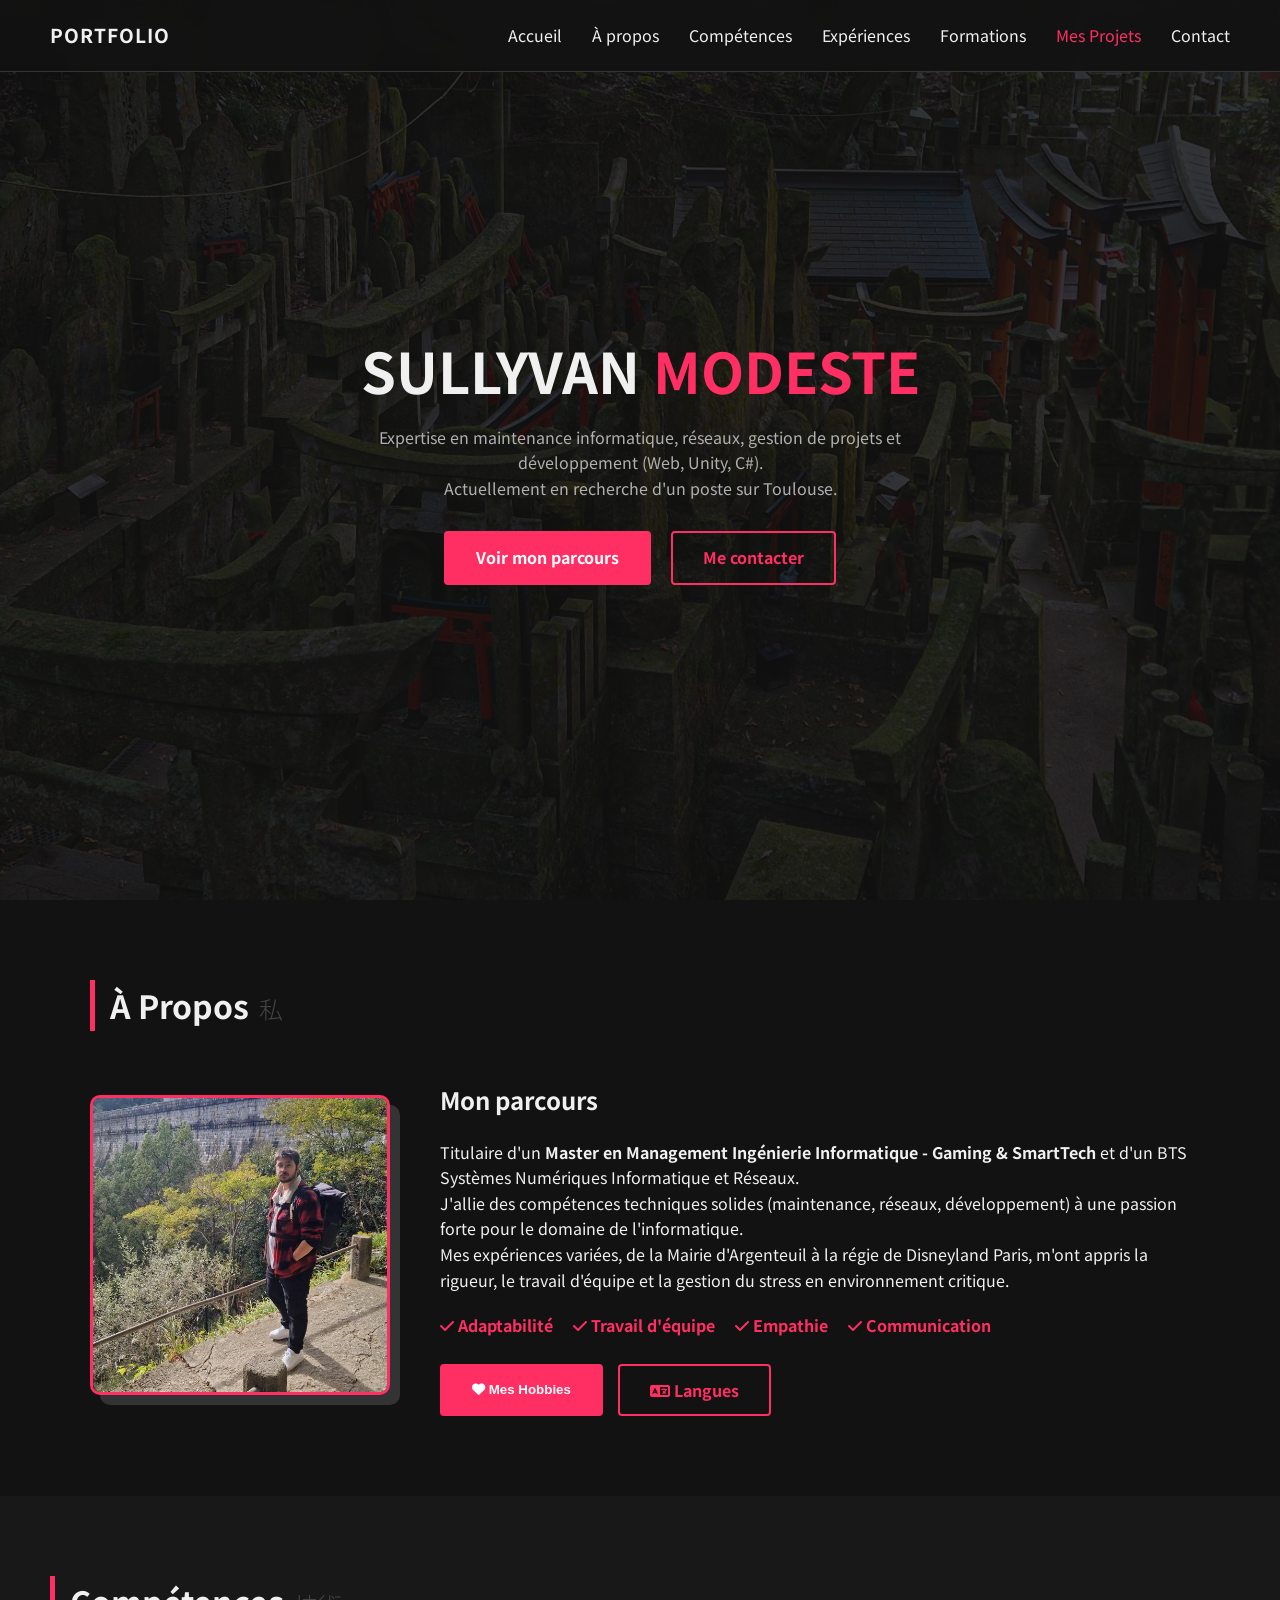
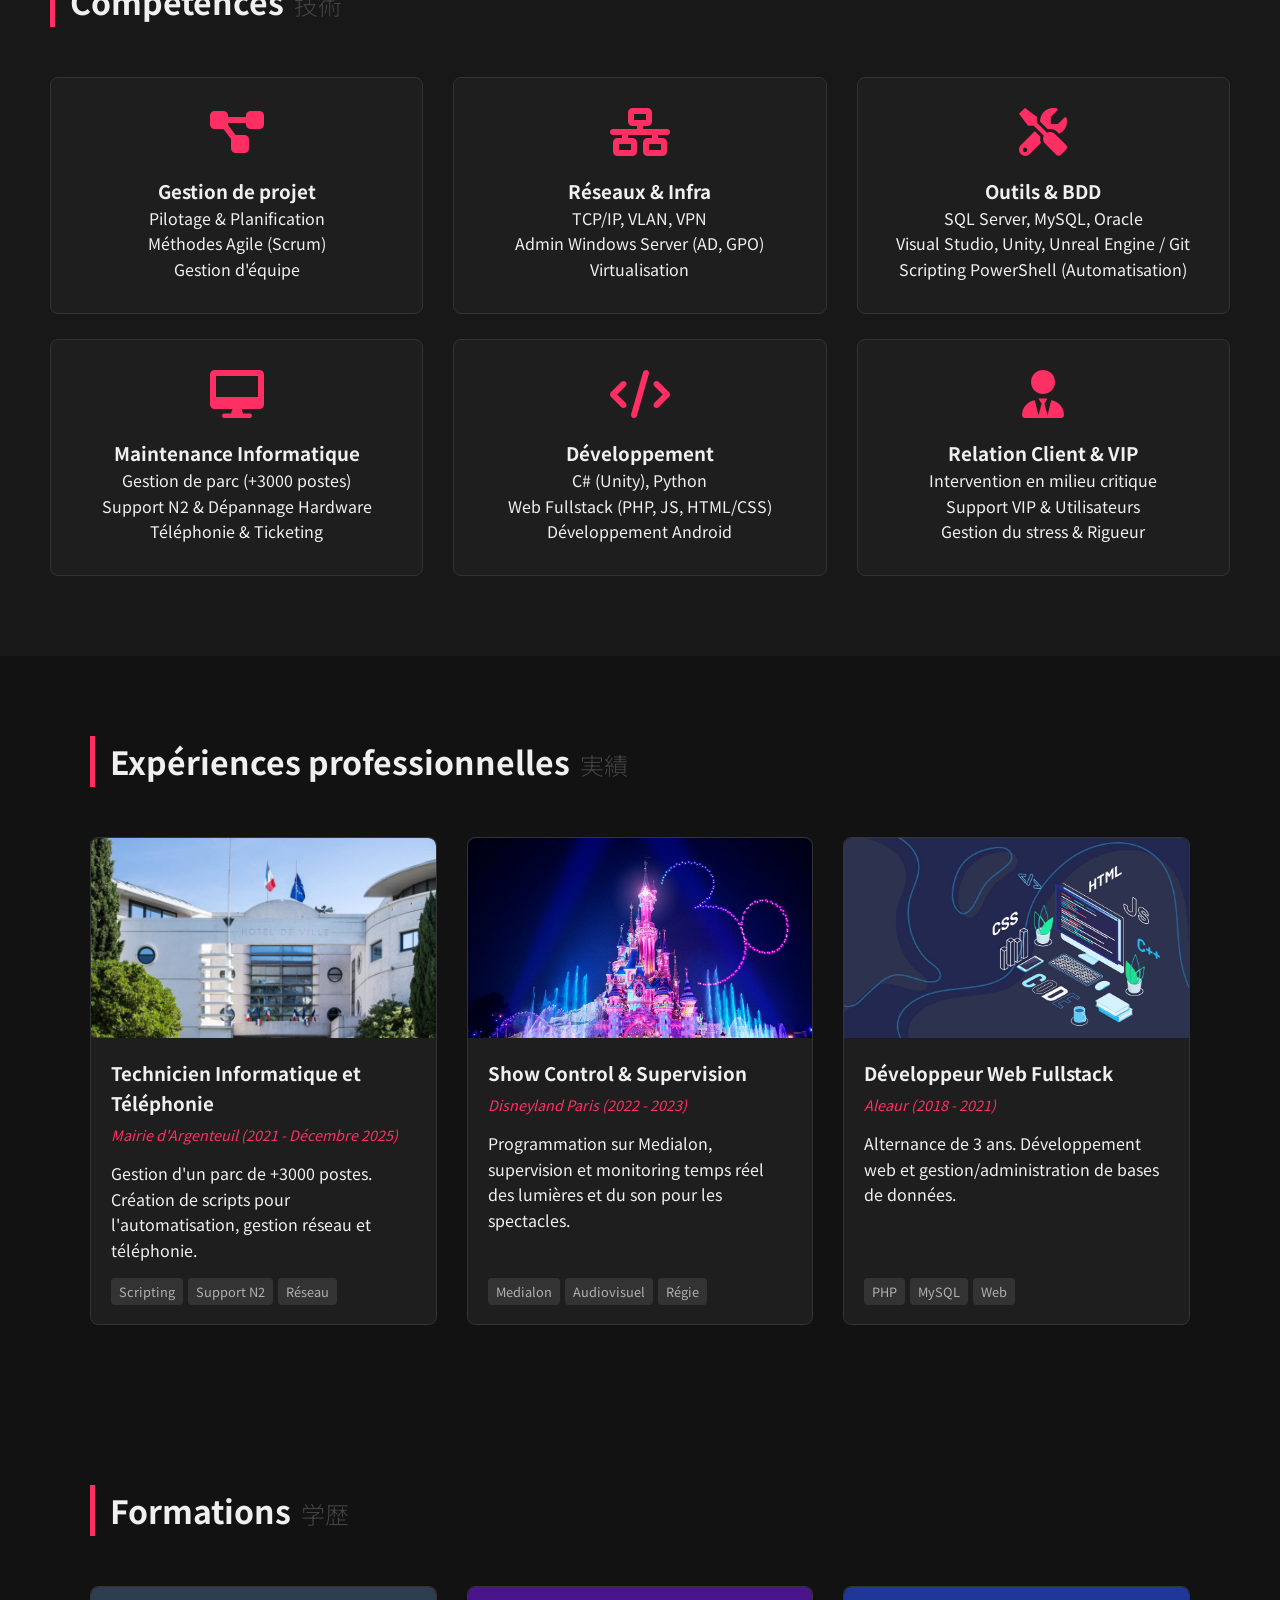
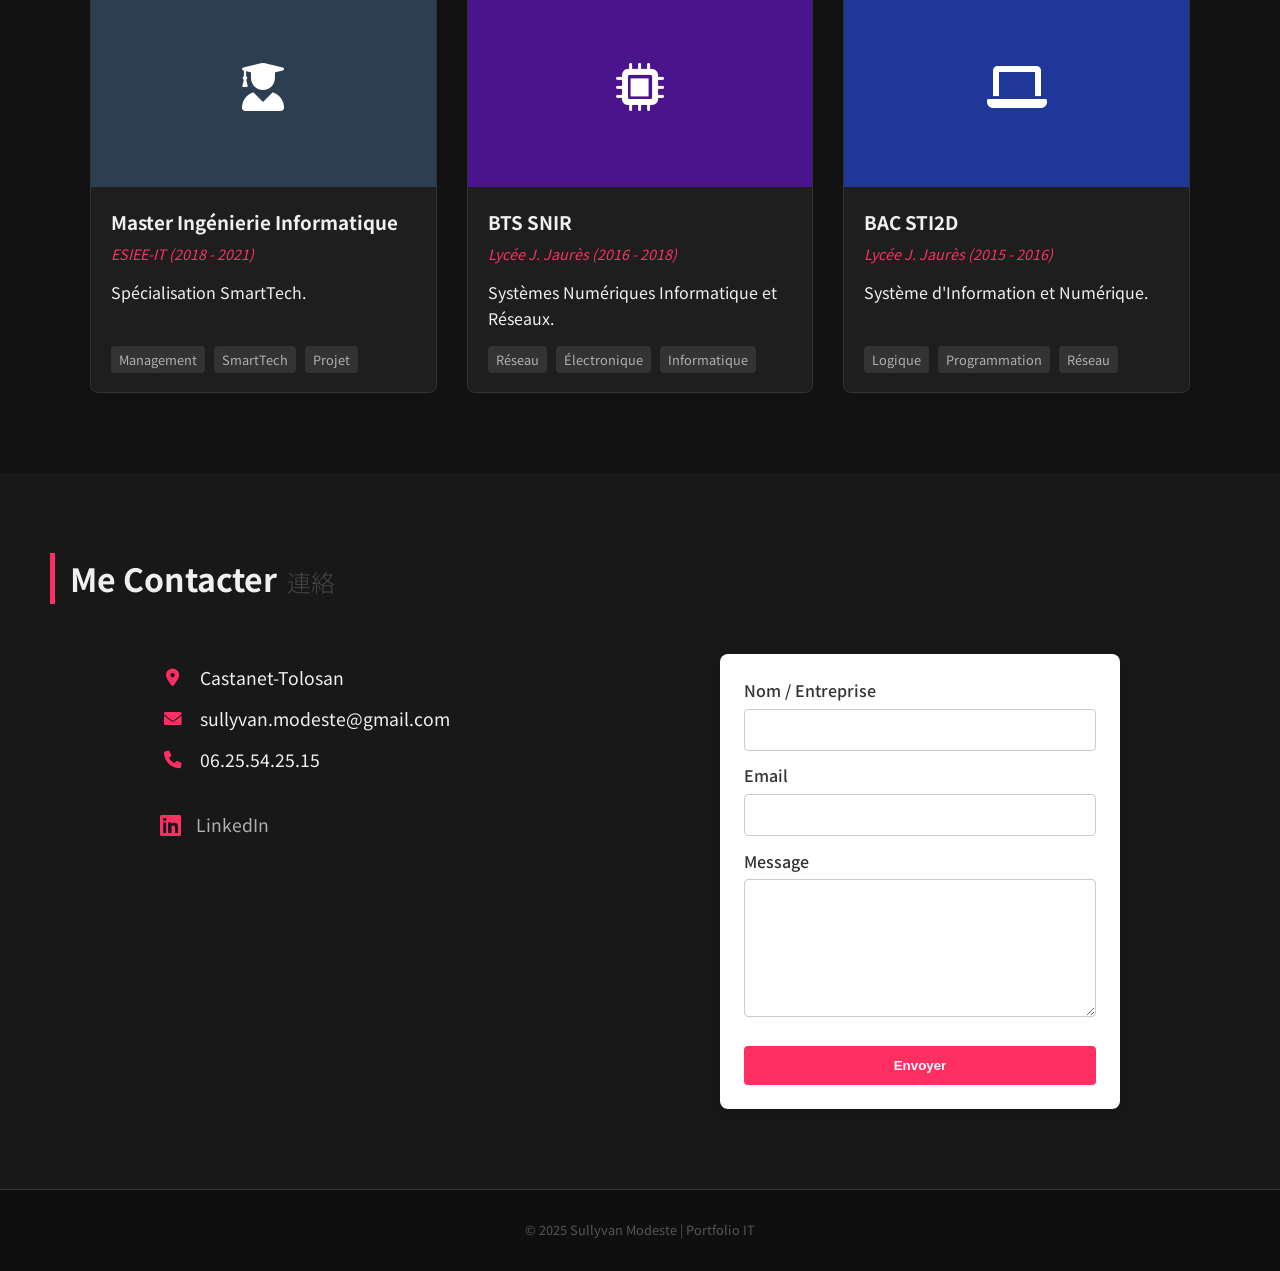
<file: index.html>
<!DOCTYPE html>
<html lang="fr">
<head>
    <meta charset="UTF-8">
    <meta name="viewport" content="width=device-width, initial-scale=1.0">
    
    <title>Portfolio - Sullyvan Modeste</title>

    <link rel="stylesheet" href="css/style.css?v=1"> 
    <link href="https://fonts.googleapis.com/css2?family=Noto+Sans+JP:wght@300;500;700&display=swap" rel="stylesheet">
    <link rel="stylesheet" href="https://cdnjs.cloudflare.com/ajax/libs/font-awesome/6.0.0/css/all.min.css">
    
    <meta name="description" content="Portfolio de Sullyvan Modeste : Master en Ingénierie Informatique, expertise en maintenance informatique, réseaux, gestion de projets et développement C#/Web. Actuellement en recherche de poste à Toulouse.">

    <meta property="og:title" content="Portfolio - Sullyvan Modeste">
    <meta property="og:description" content="Découvrez mon expertise en maintenance informatique, réseaux, gestion de projets et développement C#/Web. En recherche de poste sur Toulouse.">
    <meta property="og:type" content="website">
    <meta property="og:image" content="assets/images/profil/miniature.jpg">
    <meta property="og:url" content="https://sullyvanm.github.io/portfolio/">
</head>
<body>

    <nav class="navbar">
        <div class="logo">PORTFOLIO</div>
        <ul class="nav-links">
            <li><a href="#home">Accueil</a></li>
            <li><a href="#about">À propos</a></li>
            <li><a href="#skills">Compétences</a></li>
            <li><a href="#projects">Expériences</a></li>
            <li><a href="#formation">Formations</a></li>
            <li><a href="projects.html" style="color: var(--accent);">Mes Projets</a></li>
            <li><a href="#contact">Contact</a></li>
        </ul>
        <div class="hamburger">
            <i class="fas fa-bars"></i>
        </div>
    </nav>

    <header id="home" class="hero">
        <div class="hero-content">
            <h1>SULLYVAN <span class="red-circle">MODESTE</span></h1>
            <p class="description">
                Expertise en maintenance informatique, réseaux, gestion de projets et développement (Web, Unity, C#).<br>
                Actuellement en recherche d'un poste sur Toulouse.
            </p>
            <div class="hero-btns">
                <a href="#skills" class="btn-main">Voir mon parcours</a>
                <a href="#contact" class="btn-secondary">Me contacter</a>
            </div>
        </div>
    </header>

    <section id="about" class="section">
        <h2 class="section-title">À Propos <span class="jp-title">私</span></h2>
        <div class="about-container">
            <div class="about-img">
                <img src="assets/images/profil/sully_japon.jpg" alt="Sullyvan Modeste">
            </div>
            <div class="about-text">
                <h3>Mon parcours</h3>
                <p>
                    Titulaire d'un <strong>Master en Management Ingénierie Informatique - Gaming & SmartTech</strong> et d'un BTS Systèmes Numériques Informatique et Réseaux.<br> 
                    J'allie des compétences techniques solides (maintenance, réseaux, développement) à une passion forte pour le domaine de l'informatique.
                </p>
                <p>
                    Mes expériences variées, de la Mairie d'Argenteuil à la régie de Disneyland Paris, m'ont appris la rigueur, le travail d'équipe et la gestion du stress en environnement critique.
                </p>
                <div class="soft-skills">
                    <span><i class="fas fa-check"></i> Adaptabilité</span>
                    <span><i class="fas fa-check"></i> Travail d'équipe</span>
                    <span><i class="fas fa-check"></i> Empathie</span>
                    <span><i class="fas fa-check"></i> Communication</span>
                </div>
                
                <div class="action-buttons" style="margin-top: 25px; display: flex; gap: 15px; flex-wrap: wrap;">
                    <button id="btn-show-hobbies" class="btn-main">
                        <i class="fas fa-heart"></i> Mes Hobbies
                    </button>
                    <button id="btn-show-languages" class="btn-secondary">
                        <i class="fas fa-language"></i> Langues
                    </button>
                </div>
            </div>
        </div>
    </section>

    <div id="hobbies-details" style="display: none;">
        <div class="hobbies-grid">
            <div class="hobby-item">
                <h4 style="color: var(--accent);"><i class="fas fa-camera"></i> Photographie</h4>
                <p>Principalement la photo de paysage et photo de rue. J'utilise Lightroom pour la post-production et l'édition.</p> 
            </div>
            <div class="hobby-item">
                <h4 style="color: var(--accent);"><i class="fas fa-dice"></i> Jeux de Société & Vidéo</h4>
                <p>Intérêt pour tout types de jeux (Moba, JdR, stratégie). Les jeux de société aussi bien simples que complexes (7 Wonders, TCG, Abyss).</p> 
            </div>
            <div class="hobby-item">
                <h4 style="color: var(--accent);"><i class="fas fa-heart-pulse"></i> Kendo</h4>
                <p>Art martial, escrime au sabre Japonais. Actuellement 3 ans de pratique.</p>
            </div>
        </div>
    </div>

    <div id="languages-details" style="display: none;">
        <div class="hobbies-grid">
            <div class="hobby-item">
                <h4 style="color: var(--accent);"><i class="fas fa-comment"></i> Français</h4>
                <p><strong>Langue maternelle</strong></p>
                <p>Maîtrise parfaite à l'écrit et à l'oral.</p> 
            </div>
            <div class="hobby-item">
                <h4 style="color: var(--accent);"><i class="fas fa-globe-americas"></i> Anglais</h4>
                <p><strong>Niveau B2 / Technique</strong></p>
                <ul style="list-style: none; padding: 0; margin-top: 5px; font-size: 0.9em;">
                    <li><i class="fas fa-check" style="color: var(--accent);"></i> Compréhension & Écrit : <strong>Avancé</strong></li>
                    <li><i class="fas fa-minus" style="color: var(--accent);"></i> Oral : <strong>Intermédiaire</strong></li>
                </ul>
                <p style="font-size: 0.85em; margin-top: 5px; opacity: 0.8;">Capable de lire de la documentation technique et d'échanger par écrit sans difficulté.</p>
            </div>
        </div>
    </div>

    <section id="skills" class="section bg-alt">
        <h2 class="section-title">Compétences <span class="jp-title">技術</span></h2>
        
        <div class="skills-grid">
            <div class="skill-card">
                <i class="fas fa-project-diagram"></i>
                <h3>Gestion de projet</h3>
                <p>Pilotage & Planification</p>
                <p>Méthodes Agile (Scrum)</p>
                <p>Gestion d'équipe</p>
            </div>
            <div class="skill-card">
                <i class="fas fa-network-wired"></i>
                <h3>Réseaux & Infra</h3>
                <p>TCP/IP, VLAN, VPN</p>
                <p>Admin Windows Server (AD, GPO)</p>
                <p>Virtualisation</p>
            </div>
            <div class="skill-card">
                <i class="fas fa-tools"></i>
                <h3>Outils & BDD</h3>
                <p>SQL Server, MySQL, Oracle</p>
                <p>Visual Studio, Unity, Unreal Engine / Git</p>
                <p>Scripting PowerShell (Automatisation)</p>
            </div>
        </div>

        <br> <div class="skills-grid">
            <div class="skill-card">
                <i class="fas fa-desktop"></i>
                <h3>Maintenance Informatique</h3>
                <p>Gestion de parc (+3000 postes)</p>
                <p>Support N2 & Dépannage Hardware</p>
                <p>Téléphonie & Ticketing</p>
            </div>
            <div class="skill-card">
                <i class="fas fa-code"></i>
                <h3>Développement</h3>
                <p>C# (Unity), Python</p>
                <p>Web Fullstack (PHP, JS, HTML/CSS)</p>
                <p>Développement Android</p>
            </div>
            <div class="skill-card">
                <i class="fas fa-user-tie"></i>
                <h3>Relation Client & VIP</h3>
                <p>Intervention en milieu critique</p>
                <p>Support VIP & Utilisateurs</p>
                <p>Gestion du stress & Rigueur</p>
            </div>
        </div>
    </section>

    <section id="projects" class="section">
        <h2 class="section-title">Expériences professionnelles <span class="jp-title">実績</span></h2>
        <div class="projects-grid">
            
            <article class="project-card">
                <div class="card-image">
                    <img src="assets/images/experiences/hdv_argenteuil.jpg" alt="Maintenance salle serveur et parc informatique" class="project-img">
                </div>
                <div class="card-content">
                    <h3>Technicien Informatique et Téléphonie</h3>
                    <p class="company">Mairie d'Argenteuil (2021 - Décembre 2025)</p>
                    <p>Gestion d'un parc de +3000 postes. Création de scripts pour l'automatisation, gestion réseau et téléphonie.</p>
                    
                    <div class="hidden-details" style="display:none;">
                        <p><strong>Technicien de maintenance informatique et téléphonie</strong></p>
                        <ul>
                            <li>Gestion du parc informatique et téléphonie (+3000 postes).</li>
                            <li>Dépannage réseau (TCP/IP, VLAN, VPN).</li>
                            <li>Logiciel Veeam, Sophos, BMC, Footprints, Dameware, Bomgar</li>
                            <li>Dépannage informatique sur logiciels et hardware.</li>
                            <li>Création de scripts pour l'automatisation.</li>
                            <li>Gestion du parc Mac</li>
                        </ul>
                    </div>

                    <div class="tags">
                        <span>Scripting</span><span>Support N2</span><span>Réseau</span>
                    </div>
                </div>
            </article>

            <article class="project-card">
                <div class="card-image">
                        <img src="assets/images/experiences/disneyland_paris.jpg" alt="Régie de spectacle à Disneyland Paris" class="project-img">
                </div>
                <div class="card-content">
                    <h3>Show Control & Supervision</h3>
                    <p class="company">Disneyland Paris (2022 - 2023)</p>
                    <p>Programmation sur Medialon, supervision et monitoring temps réel des lumières et du son pour les spectacles.</p>
                    
                    <div class="hidden-details" style="display:none;">
                        <p><strong>Opérateur programmeur régie / Show Control</strong></p>
                        <ul>
                            <li>Supervision et monitoring temps réel des lumières et du son pour les parades.</li>
                            <li>Programmation sur Medialon.</li>
                            <li>Régisseur et gestion audiovisuelle des parades sur le parc.</li>
                            <li>Travail en environnement critique.</li>
                        </ul>
                    </div>

                    <div class="tags">
                        <span>Medialon</span><span>Audiovisuel</span><span>Régie</span>
                    </div>
                </div>
            </article>

            <article class="project-card">
                <div class="card-image">
                        <img src="assets/images/experiences/dev_web.jpg" alt="Développement web Fullstack" class="project-img">
                </div>
                <div class="card-content">
                    <h3>Développeur Web Fullstack</h3>
                    <p class="company">Aleaur (2018 - 2021)</p>
                    <p>Alternance de 3 ans. Développement web et gestion/administration de bases de données.</p>
                    
                    <div class="hidden-details" style="display:none;">
                        <p><strong>Développeur web en alternance</strong></p>
                        <ul>
                            <li>Développement web Fullstack (PHP, HTML5, CSS, JS).</li>
                            <li>Gestion et administration de bases de données (MySQL).</li>
                            <li>Maintenance évolutive des solutions web.</li>
                        </ul>
                    </div>

                    <div class="tags">
                        <span>PHP</span><span>MySQL</span><span>Web</span>
                    </div>
                </div>
            </article>

        </div>
    </section>

    <section id="formation" class="section">
        <h2 class="section-title">Formations <span class="jp-title">学歴</span></h2>
        <div class="formation-grid">
            
            <article class="formation-card">
                <div class="card-image">
                    <div class="placeholder-img color-1">
                        <i class="fas fa-user-graduate fa-3x"></i>
                    </div>
                </div>
                <div class="card-content">
                    <h3>Master Ingénierie Informatique</h3>
                    <p class="company">ESIEE-IT (2018 - 2021)</p>
                    <p>Spécialisation SmartTech.</p>
                    
                    <div class="hidden-details" style="display:none;">
                        <p><strong>Master en Management Ingénierie Informatique - Option Gaming & SmartTech</strong></p>
                        <ul>
                            <li>Gestion de projet Agile.</li>
                            <li>Développement Unity, Unreal Engine et Back/Front.</li>
                            <li>Management d'équipe de 3 à 6 personnes.</li>
                        </ul>
                    </div>

                    <div class="tags">
                        <span>Management</span>
                        <span>SmartTech</span>
                        <span>Projet</span>
                    </div>
                </div>
            </article>

            <article class="formation-card">
                <div class="card-image">
                    <div class="placeholder-img color-2">
                        <i class="fas fa-microchip fa-3x"></i>
                    </div>
                </div>
                <div class="card-content">
                    <h3>BTS SNIR</h3>
                    <p class="company">Lycée J. Jaurès (2016 - 2018)</p>
                    <p>Systèmes Numériques Informatique et Réseaux.</p>

                    <div class="hidden-details" style="display:none;">
                        <p><strong>BTS Systèmes Numériques option Informatique et Réseaux</strong></p>
                        <ul>
                            <li>Administration réseau.</li>
                            <li>Programmation système (C++, C#, Python).</li>
                            <li>Projets techniques en équipe.</li>
                        </ul>
                    </div>

                    <div class="tags">
                        <span>Réseau</span>
                        <span>Électronique</span>
                        <span>Informatique</span>
                    </div>
                </div>
            </article>

            <article class="formation-card"> 
                <div class="card-image">
                    <div class="placeholder-img color-3">
                        <i class="fas fa-laptop fa-3x"></i>
                    </div>
                </div>
                <div class="card-content">
                    <h3>BAC STI2D</h3>
                    <p class="company">Lycée J. Jaurès (2015 - 2016)</p>
                    <p>Système d'Information et Numérique.</p>

                    <div class="hidden-details" style="display:none;">
                        <p><strong>BAC Sciences et Technologies de l'Industrie et du Développement Durable</strong></p>
                        <ul>
                            <li>Spécialité SIN (Système d'Information et Numérique).</li>
                            <li>Première approche du développement et de l'architecture réseau.</li>
                        </ul>
                    </div>

                    <div class="tags">
                        <span>Logique</span>
                        <span>Programmation</span>
                        <span>Réseau</span>
                    </div>
                </div>
            </article>

        </div>
    </section>
    
    <section id="contact" class="section bg-alt">
        <h2 class="section-title">Me Contacter <span class="jp-title">連絡</span></h2>
        
        <div class="contact-container">
            
            <div class="contact-info-column">
                <div class="contact-details">
                    <p><i class="fas fa-map-marker-alt"></i> Castanet-Tolosan</p>
                    <p><i class="fas fa-envelope"></i> sullyvan.modeste@gmail.com</p>
                    <p><i class="fas fa-phone"></i> 06.25.54.25.15</p>
                </div>
                
                <div class="socials">
                    <a href="https://www.linkedin.com/in/modeste-sullyvan/" target="_blank">
                        <i class="fab fa-linkedin"></i> LinkedIn
                    </a>
                </div>
            </div>

            <form action="https://formspree.io/f/mdkvoprl" method="POST" class="contact-form">
                <div class="form-group">
                    <label for="name">Nom / Entreprise</label>
                    <input type="text" id="name" name="name" required>
                </div>
                
                <div class="form-group">
                    <label for="email">Email</label>
                    <input type="email" id="email" name="email" required>
                </div>

                <div class="form-group">
                    <label for="message">Message</label>
                    <textarea id="message" name="message" rows="5" required></textarea>
                </div>

                <button type="submit" class="btn-main full-width">Envoyer</button>
            </form>

        </div>
    </section>

    <footer class="main-footer">
        <p class="copyright">© 2025 Sullyvan Modeste | Portfolio IT</p>
    </footer>
    
    <div id="project-modal" class="modal">
        <div class="modal-content">
            <span class="close-btn" data-modal="project-modal">&times;</span>
            <h3 id="modal-title">Titre</h3>
            <p id="modal-company" class="company"></p>
            <div id="modal-body">Description détaillée...</div>
            <div id="modal-tags" class="tags"></div>
        </div>
    </div>

    <script src="js/script.js"></script>
</body>
</html>
</file>
<file: css/style.css>
:root {
    --bg-dark: #121212;
    --bg-card: #1e1e1e;
    --text-main: #f0f0f0;
    --text-muted: #b0b0b0;
    --accent: #ff2e63;
    --border-color: #333;

    --font-jp: 'Noto Sans JP', sans-serif;
    --border-radius: 8px;
}

* {
    margin: 0;
    padding: 0;
    box-sizing: border-box;
}
html {
    scroll-behavior: smooth;
}

body {
    font-family: var(--font-jp);
    background-color: var(--bg-dark);
    color: var(--text-main);
    line-height: 1.6;
    overflow-x: hidden;
}

a {
    text-decoration: none;
    color: inherit;
    transition: 0.3s;
}
ul {
    list-style: none;
}

.navbar {
    position: fixed;
    top: 0;
    width: 100%;
    display: flex;
    justify-content: space-between;
    align-items: center;
    padding: 20px 50px;
    background: rgba(18, 18, 18, 0.95);
    backdrop-filter: blur(10px);
    z-index: 1000;
    border-bottom: 1px solid var(--border-color);
}

.logo {
    font-weight: 700;
    font-size: 1.2rem;
    letter-spacing: 1px;
}
.logo .kanji {
    color: var(--accent);
    margin-left: 5px;
}

.nav-links {
    display: flex;
    gap: 30px;
}
.nav-links a:hover {
    color: var(--accent);
}

.hamburger {
    display: none;
    cursor: pointer;
    font-size: 1.5rem;
}

.hero {
    min-height: 100vh;
    display: flex;
    align-items: center;
    justify-content: center;
    text-align: center;
    padding: 0 20px;
    position: relative;
    background: url('../assets/images/profil/temple_inari.jpg') no-repeat center center/cover;
}

.hero::after {
    content: '';
    position: absolute;
    top: 0;
    left: 0;
    width: 100%;
    height: 100%;
    background: rgba(18, 18, 18, 0.85);
    z-index: 1;
}

.hero > * {
    z-index: 10;
    position: relative;
}

.hero h1 {
    font-size: 3.5rem;
    margin: 10px 0;
    font-weight: 700;
}

.red-circle {
    color: var(--accent);
    position: relative;
    display: inline-block;
}
.red-circle::after {
    content: '';
    position: absolute;
    bottom: 5px;
    left: 0;
    width: 100%;
    height: 10px;
    background: var(--accent);
    opacity: 0.3;
    z-index: -1;
}

.hero .red-circle::after {
    content: none !important;
    height: 0 !important;
}

.hero .subtitle {
    letter-spacing: 3px;
    text-transform: uppercase;
    color: var(--accent);
    font-weight: bold;
}
.hero .description {
    max-width: 600px;
    margin: 0 auto 30px;
    color: var(--text-muted);
}
.hero-btns {
    display: flex;
    gap: 20px;
    justify-content: center;
}

.btn-main {
    padding: 12px 30px;
    border: 2px solid var(--accent);
    background: var(--accent);
    color: white;
    border-radius: 4px;
    font-weight: bold;
    cursor: pointer;
    transition: 0.3s all ease;
}

.btn-secondary {
    padding: 12px 30px;
    border: 2px solid var(--accent);
    color: var(--accent);
    border-radius: 4px;
    font-weight: bold;
    background-color: transparent;
    cursor: pointer;
    font-family: inherit;
    font-size: 1rem;
    transition: 0.3s all ease;
}

.btn-main:hover {
    background: transparent;
    color: var(--accent);
}

.btn-secondary:hover {
    background: var(--accent);
    color: white;
}

.section {
    padding: 80px 50px;
    max-width: 1200px;
    margin: 0 auto;
}
.bg-alt {
    background-color: #181818;
    width: 100%;
    max-width: 100%;
}

.section-title {
    font-size: 2rem;
    margin-bottom: 50px;
    border-left: 5px solid var(--accent);
    padding-left: 15px;
    display: flex;
    align-items: baseline;
}
.jp-title {
    font-size: 1.5rem;
    margin-left: 10px;
    color: #444;
    font-weight: 300;
}

.about-container {
    display: flex;
    gap: 50px;
    align-items: center;
    flex-wrap: wrap;
}
.about-img img {
    width: 300px;
    height: 300px;
    object-fit: cover;
    border-radius: 10px;
    border: 3px solid var(--accent);
    box-shadow: 10px 10px 0px #333;
}
.about-text {
    flex: 1;
}
.about-text h3 {
    margin-bottom: 20px;
    font-size: 1.5rem;
}
.soft-skills {
    margin-top: 20px;
    display: flex;
    gap: 20px;
    color: var(--accent);
    font-weight: bold;
}

.skills-grid, .projects-grid, .formation-grid{
    display: grid;
    grid-template-columns: repeat(auto-fit, minmax(300px, 1fr));
    gap: 30px;
}

.skill-card {
    background: var(--bg-card);
    padding: 30px;
    border-radius: var(--border-radius);
    text-align: center;
    border: 1px solid #333;
    transition: transform 0.3s;
}
.skill-card:hover {
    transform: translateY(-5px);
    border-color: var(--accent);
}
.skill-card i {
    font-size: 3rem;
    color: var(--accent);
    margin-bottom: 20px;
}

.project-card, .formation-card {
    background: var(--bg-card);
    border-radius: var(--border-radius);
    overflow: hidden;
    border: 1px solid #333;
    transition: 0.3s;
    display: flex;
    flex-direction: column;
    cursor: pointer;
}
.project-card:hover, .formation-card:hover {
    transform: scale(1.02);
    border-color: #555;
}

.card-image {
    height: 200px;
    width: 100%;
    overflow: hidden;
    border-top-left-radius: var(--border-radius);
    border-top-right-radius: var(--border-radius);
}
.project-img {
    width: 100%;
    height: 100%;
    object-fit: cover;
    object-position: top;
    transition: transform 0.5s ease;
}
.project-card:hover .project-img {
    transform: scale(1.05);
}

.placeholder-img {
    width: 100%;
    height: 100%;
    display: flex;
    align-items: center;
    justify-content: center;
    color: white;
}
.color-1 { background: #2c3e50; }
.color-2 { background: #4a148c; }
.color-3 { background: #1e3799; }

.card-content {
    padding: 20px;
    flex-grow: 1;
    display: flex;
    flex-direction: column;
}
.card-content h3 {
    margin-bottom: 5px;
}
.company {
    color: var(--accent);
    font-style: italic;
    font-size: 0.9rem;
    margin-bottom: 15px;
}
.tags {
    margin-top: auto;
    padding-top: 15px;
}
.tags span {
    font-size: 0.8rem;
    background: #333;
    padding: 4px 8px;
    border-radius: 4px;
    margin-right: 5px;
    color: var(--text-muted);
}

.contact-container {
    display: flex;
    justify-content: space-between;
    align-items: flex-start;
    gap: 4rem;
    max-width: 1000px;
    margin: 0 auto;
    padding: 0 20px;
}

.contact-info-column {
    flex: 1;
    padding-top: 10px;
    display: flex;
    flex-direction: column;
}

.contact-details p {
    margin-bottom: 0.8rem;
    font-size: 1.1rem;
    display: flex;
    align-items: center;
}
.contact-details i {
    color: var(--accent);
    margin-right: 15px;
    width: 25px;
    text-align: center;
}

.socials {
    margin-top: 1.5rem;
    font-size: 1.5rem;
}
.socials a {
    color: var(--text-muted);
    text-decoration: none;
    transition: color 0.3s;
    font-size: 1.1rem;
    display: flex;
    align-items: center;
    margin-bottom: 15px;
}
.socials a i {
    margin-right: 15px;
    color: var(--accent);
    font-size: 1.5rem;
}
.socials a:hover {
    color: var(--accent);
}

.contact-form {
    background: white;
    padding: 1.5rem;
    border-radius: var(--border-radius);
    box-shadow: 0 4px 10px rgba(0,0,0,0.1);
    width: 100%;
    max-width: 400px;
}

.form-group {
    margin-bottom: 0.8rem;
}
.form-group label {
    display: block;
    margin-bottom: 0.3rem;
    font-weight: 500;
    color: #333;
}
.contact-form input, .contact-form textarea {
    width: 100%;
    padding: 8px;
    border: 1px solid #ccc;
    border-radius: 4px;
    font-family: inherit;
    font-size: 1rem;
}
.contact-form input:focus, .contact-form textarea:focus {
    outline: none;
    border-color: var(--accent);
}
.full-width {
    width: 100%;
    margin-top: 10px;
    padding: 10px;
}

.main-footer {
    text-align: center;
    padding: 30px 20px;
    background: #0f0f0f;
    border-top: 1px solid #333;
}
.copyright {
    font-size: 0.8rem;
    color: #555;
}

@media (max-width: 768px) {
    .navbar {
        padding: 15px 20px;
    }

    .nav-links {
        display: none;
    }

    .hamburger {
        display: block;
    }

    .nav-links.active {
        display: flex;
        flex-direction: column;
        position: absolute;
        top: 61px;
        left: 0;
        width: 100%;
        background: var(--bg-dark);
        padding: 20px;
        border-top: 1px solid #333;
        z-index: 999;
    }

    .nav-links.active li {
        text-align: center;
        margin: 10px 0;
    }

    .hero h1 {
        font-size: 2.5rem;
    }
    .about-container {
        flex-direction: column;
        text-align: center;
    }
    .soft-skills {
        justify-content: center;
    }
    .section {
        padding: 50px 20px;
    }

    .contact-container {
        flex-direction: column;
        gap: 2rem;
    }

    .contact-info-column {
        width: 100%;
        text-align: center;
    }

    .contact-details p {
        justify-content: center;
    }

    .contact-form {
        max-width: 100%;
    }
}

.modal {
    display: none;
    position: fixed;
    z-index: 2000;
    left: 0;
    top: 0;
    width: 100%;
    height: 100%;
    background-color: rgba(0, 0, 0, 0.8);
    backdrop-filter: blur(5px);
    justify-content: center;
    align-items: center;
    padding: 20px;
}
.modal-content {
    background-color: var(--bg-card);
    border: 1px solid var(--accent);
    padding: 40px;
    border-radius: 8px;
    width: 100%;
    max-width: 600px;
    position: relative;
    box-shadow: 0 10px 25px rgba(0,0,0,0.5);
    animation: slideIn 0.3s ease-out;
}
@keyframes slideIn {
    from {
        transform: translateY(50px);
        opacity: 0;
    }
    to {
        transform: translateY(0);
        opacity: 1;
    }
}

.close-btn {
    position: absolute;
    top: 15px;
    right: 20px;
    color: var(--text-muted);
    font-size: 30px;
    font-weight: bold;
    cursor: pointer;
    transition: 0.3s;
    z-index: 2050;
}
.close-btn:hover {
    color: var(--accent);
}

.gallery-close-btn {
    position: absolute;
    top: 15px;
    right: 20px;
    color: white;
    font-size: 30px;
    font-weight: bold;
    cursor: pointer;
    transition: 0.3s;
    z-index: 2100;
    background-color: rgba(0, 0, 0, 0.5);
    width: 35px;
    height: 35px;
    text-align: center;
    line-height: 35px;
    border-radius: 50%;
}
.gallery-close-btn:hover {
    background-color: var(--accent);
}

#modal-body ul {
    list-style: disc outside;
    margin-left: 20px;
    margin-top: 10px;
    color: var(--text-muted);
}
#modal-body p {
    margin-bottom: 10px;
}

.hobbies-grid {
    display: grid;
    grid-template-columns: repeat(auto-fit, minmax(200px, 1fr));
    gap: 15px;
    margin-top: 20px;
    padding-top: 15px;
    border-top: 1px dashed #333;
}

.hobby-item {
    background: var(--bg-dark);
    padding: 15px;
    border-radius: var(--border-radius);
    border: 1px solid #333;
    box-shadow: 0 2px 5px rgba(0, 0, 0, 0.5);
    transition: border-color 0.3s;
}

.hobby-item:hover {
    border-color: var(--accent);
}

.hobby-item h4 {
    font-size: 1.1rem;
    color: var(--accent);
    margin-bottom: 5px;
    display: flex;
    align-items: center;
}

.hobby-item p {
    font-size: 0.9rem;
    color: var(--text-muted);
    margin-top: 5px;
    line-height: 1.4;
}

.hobby-item i {
    font-size: 1.2rem;
    margin-right: 8px;
    color: var(--accent);
}

.hobbies-tags {
    margin-top: 30px;
    text-align: center;
    border-top: 1px dashed #333;
    padding-top: 20px;
}

.hobbies-tags span {
    display: inline-block;
    font-size: 0.9rem;
    background: #333;
    color: var(--text-muted);
    padding: 6px 12px;
    border-radius: 20px;
    margin: 5px;
    border: 1px solid #555;
}

@media (max-width: 550px) {
    .hobbies-grid {
        grid-template-columns: 1fr;
    }
}

.projects-header-v2 {
    padding-top: 120px;
    padding-bottom: 50px;
    background-color: var(--bg-dark);
    border-bottom: 1px solid var(--border-color);
    max-width: 1200px;
    margin: 0 auto;
    padding-left: 50px;
    padding-right: 50px;
}

.projects-header-v2 .title-wrapper {
    display: flex;
    align-items: center;
    gap: 20px;
}

.projects-header-v2 .accent-bar {
    width: 5px;
    height: 90px;
    background: var(--accent);
    flex-shrink: 0;
}

.projects-header-v2 h1 {
    font-size: 2.5rem;
    font-weight: 700;
    color: var(--text-main);
    margin-bottom: 5px;
}

.projects-header-v2 .subtitle {
    font-size: 1.1rem;
    color: var(--text-muted);
    font-weight: 300;
    margin: 0;
}

.download-btn {
    text-align: center;
    display: block;
    margin-top: 20px;
    margin-bottom: 5px;
}

@media (max-width: 768px) {
    .projects-header-v2 {
        padding-top: 80px;
        padding-bottom: 30px;
        padding-left: 20px;
        padding-right: 20px;
    }
    .projects-header-v2 h1 {
        font-size: 2rem;
    }
    .projects-header-v2 .subtitle {
        font-size: 0.9rem;
    }
    .projects-header-v2 .accent-bar {
        height: 60px;
    }
}

.gallery-content {
    max-width: 90% !important;
    width: 900px;
    padding: 45px 20px 20px 20px !important;
    background-color: var(--bg-dark);
    border: 1px solid var(--accent);
    position: relative;
}

.carousel-container {
    position: relative;
    width: 100%;
    margin-bottom: 10px;
    border-radius: var(--border-radius);
    background-color: #000;
}

.carousel-container.slider-mode {
    display: block;
    padding-top: 56.25%;
    overflow: hidden;
    overflow-y: hidden;
    min-height: 400px;
}

.carousel-container.slider-mode #carousel-image {
    position: absolute;
    top: 0;
    left: 0;
    width: 100%;
    height: 100%;
    object-fit: contain;
    transition: opacity 0.3s;
    margin-bottom: 0;
    display: block !important;
}

.nav-btn {
    display: none;
    position: absolute;
    top: 50%;
    transform: translateY(-50%);
    background: rgba(0, 0, 0, 0.7);
    color: white;
    border: none;
    padding: 15px 15px;
    cursor: pointer;
    font-size: 1.5rem;
    z-index: 2100;
    transition: background 0.3s;
    border-radius: var(--border-radius);
}

.nav-btn:hover {
    background: var(--accent);
}

#prev-btn {
    left: 10px;
}

#next-btn {
    right: 10px;
}

.image-counter {
    text-align: center;
    color: var(--text-muted);
    font-size: 0.9rem;
    margin-top: 10px;
}

.carousel-container.photo-grid-mode {
    display: grid;
    grid-template-columns: repeat(auto-fill, minmax(250px, 1fr));
    gap: 15px;
    padding: 10px;
    background-color: var(--bg-dark);
    overflow-y: auto;
    max-height: 70vh;
}

.photo-item {
    border-radius: 4px;
    overflow: hidden;
    border: 1px solid #333;
    transition: transform 0.3s ease;
    box-shadow: 0 4px 6px rgba(0,0,0,0.3);
    cursor: pointer;
}

.photo-item:hover {
    transform: scale(1.02);
    border-color: var(--accent);
}

.photo-item img {
    width: 100%;
    height: 100%;
    object-fit: cover;
    display: block;
    margin-bottom: 0 !important;
}

@media (max-width: 600px) {
    .carousel-container.photo-grid-mode {
        grid-template-columns: 1fr;
    }
}

.nav-btn-text {
    position: absolute;
    top: 15px;
    left: 20px;
    background: rgba(0, 0, 0, 0.6);
    color: white;
    border: 1px solid var(--accent);
    padding: 8px 15px;
    cursor: pointer;
    font-size: 0.9rem;
    z-index: 2100;
    border-radius: 4px;
    transition: 0.3s;
    font-family: var(--font-jp);
}

.nav-btn-text:hover {
    background: var(--accent);
    color: white;
}

.nav-btn-text i {
    margin-right: 5px;
}
</file>
